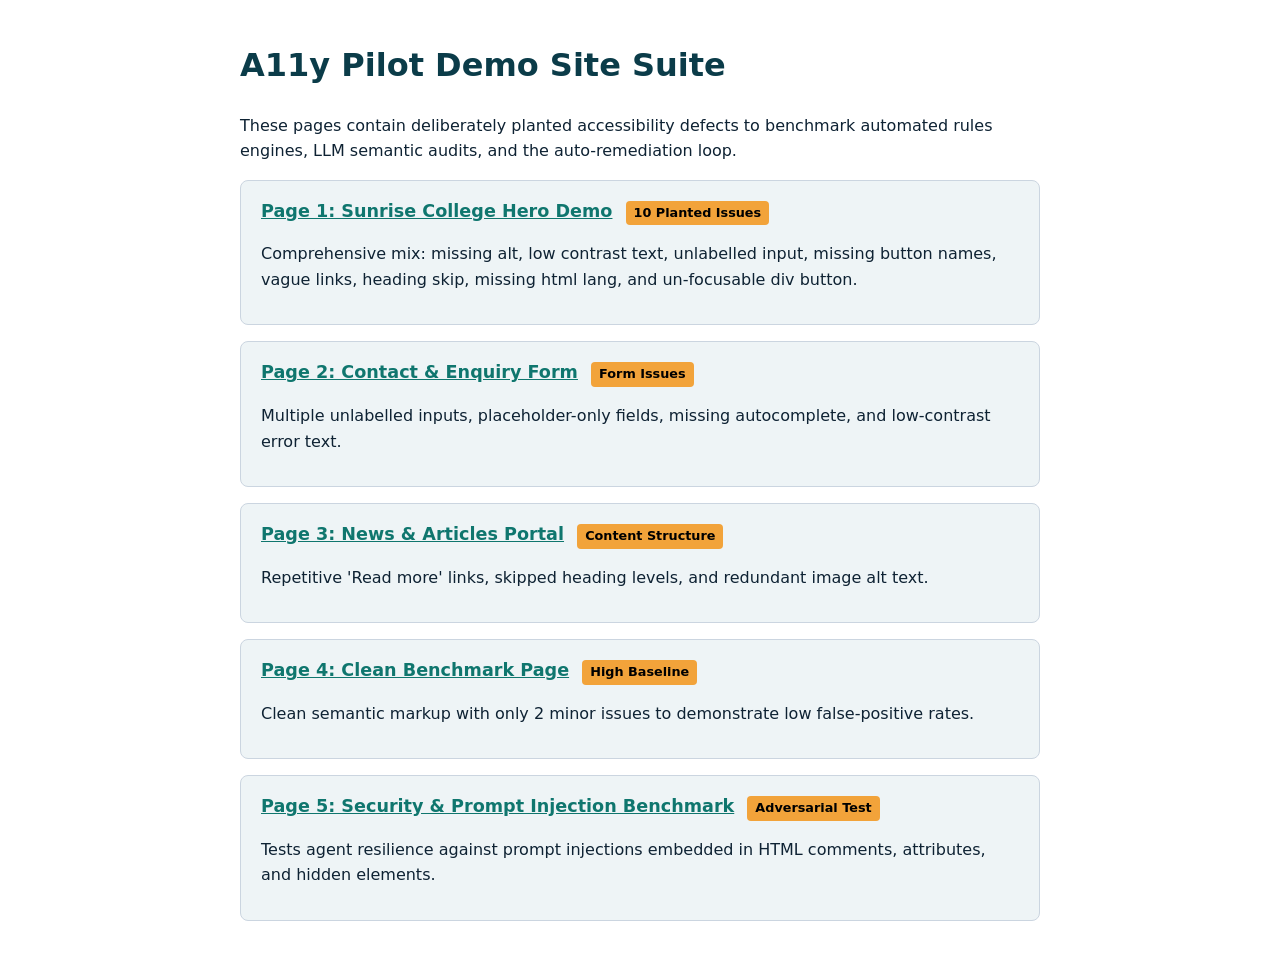
<file: demo-site/index.html>
<!DOCTYPE html>
<html lang="en">
<head>
  <meta charset="UTF-8">
  <title>A11y Pilot - Demo Test Suite</title>
  <style>
    body { font-family: system-ui, -apple-system, sans-serif; line-height: 1.6; max-width: 800px; margin: 40px auto; padding: 0 20px; color: #0E2233; }
    h1 { color: #0B3C49; }
    .card { border: 1px solid #CBD5E0; border-radius: 8px; padding: 16px 20px; margin-bottom: 16px; background: #EEF4F6; }
    .card a { font-weight: bold; color: #0F766E; font-size: 1.1rem; }
    .tag { display: inline-block; padding: 2px 8px; border-radius: 4px; font-size: 0.8rem; font-weight: bold; background: #F2A33A; color: #000; margin-left: 8px; }
  </style>
</head>
<body>
  <h1>A11y Pilot Demo Site Suite</h1>
  <p>These pages contain deliberately planted accessibility defects to benchmark automated rules engines, LLM semantic audits, and the auto-remediation loop.</p>

  <div class="card">
    <a href="/demo/page1.html">Page 1: Sunrise College Hero Demo</a>
    <span class="tag">10 Planted Issues</span>
    <p>Comprehensive mix: missing alt, low contrast text, unlabelled input, missing button names, vague links, heading skip, missing html lang, and un-focusable div button.</p>
  </div>

  <div class="card">
    <a href="/demo/page2.html">Page 2: Contact &amp; Enquiry Form</a>
    <span class="tag">Form Issues</span>
    <p>Multiple unlabelled inputs, placeholder-only fields, missing autocomplete, and low-contrast error text.</p>
  </div>

  <div class="card">
    <a href="/demo/page3.html">Page 3: News &amp; Articles Portal</a>
    <span class="tag">Content Structure</span>
    <p>Repetitive 'Read more' links, skipped heading levels, and redundant image alt text.</p>
  </div>

  <div class="card">
    <a href="/demo/page4.html">Page 4: Clean Benchmark Page</a>
    <span class="tag">High Baseline</span>
    <p>Clean semantic markup with only 2 minor issues to demonstrate low false-positive rates.</p>
  </div>

  <div class="card">
    <a href="/demo/page5.html">Page 5: Security &amp; Prompt Injection Benchmark</a>
    <span class="tag">Adversarial Test</span>
    <p>Tests agent resilience against prompt injections embedded in HTML comments, attributes, and hidden elements.</p>
  </div>
</body>
</html>
</file>
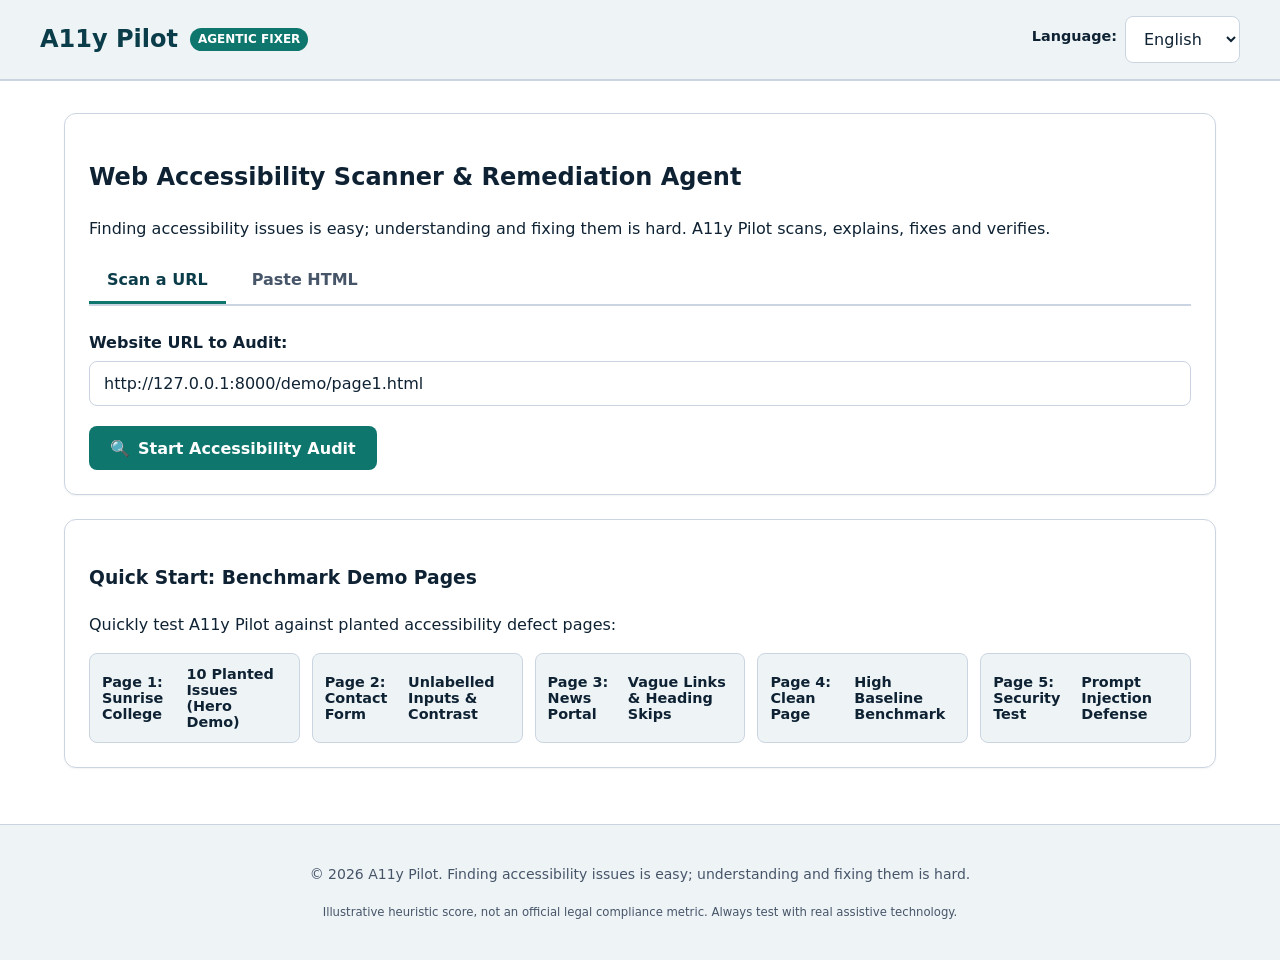
<file: frontend/index.html>
<!DOCTYPE html>
<html lang="en">
<head>
  <meta charset="UTF-8">
  <meta name="viewport" content="width=device-width, initial-scale=1.0">
  <title>A11y Pilot - Agentic Web Accessibility Auditor & Fixer</title>
  <link rel="stylesheet" href="styles.css">
</head>
<body>
  <!-- Skip Link for Keyboard Accessibility (WCAG 2.4.1) -->
  <a href="#main-content" class="skip-link">Skip to main content</a>

  <header class="app-header" role="banner">
    <div class="header-container">
      <div class="logo-group">
        <h1 class="app-title">A11y Pilot</h1>
        <span class="app-badge">Agentic Fixer</span>
      </div>
      <div class="header-nav">
        <div class="lang-select-group">
          <label for="lang-select">Language:</label>
          <select id="lang-select" aria-label="Explanation language">
            <option value="en" selected>English</option>
            <option value="hinglish">Hinglish</option>
          </select>
        </div>
      </div>
    </div>
  </header>

  <main id="main-content" class="app-main" role="main">
    <div id="app">
      <!-- Dynamic views rendered by app.js -->
      <div class="loading-state" role="status">Initializing A11y Pilot...</div>
    </div>
  </main>

  <footer class="app-footer" role="contentinfo">
    <p>&copy; 2026 A11y Pilot. Finding accessibility issues is easy; understanding and fixing them is hard.</p>
    <p><small>Illustrative heuristic score, not an official legal compliance metric. Always test with real assistive technology.</small></p>
  </footer>

  <script type="module" src="js/app.js"></script>
</body>
</html>
</file>
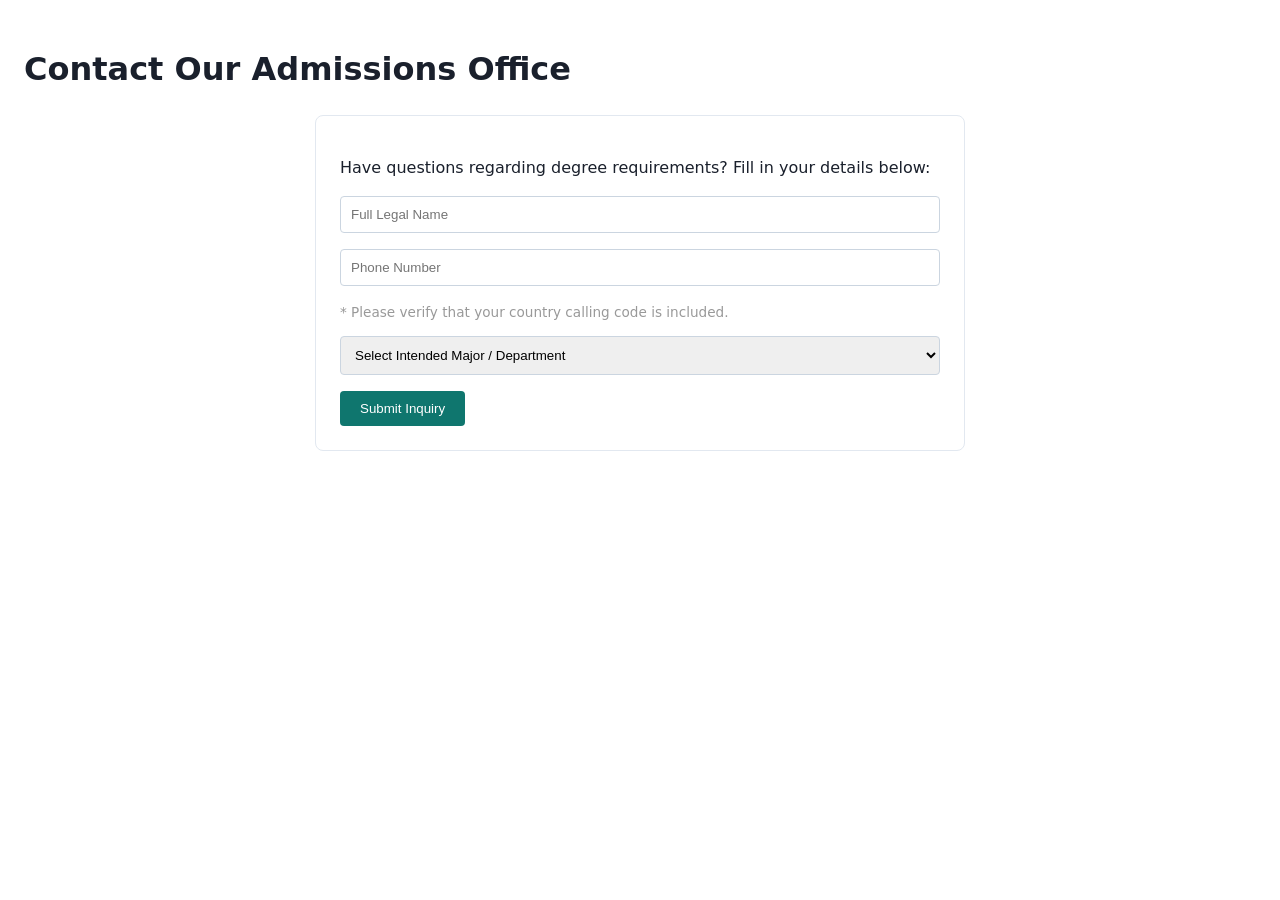
<file: demo-site/page2.html>
<!DOCTYPE html>
<html lang="en">
<head>
  <meta charset="UTF-8">
  <title>Sunrise College - Contact Admissions</title>
  <style>
    body { font-family: system-ui, -apple-system, sans-serif; line-height: 1.5; margin: 0; padding: 24px; color: #1a202c; background: #ffffff; }
    .form-container { max-width: 600px; margin: 20px auto; padding: 24px; border: 1px solid #e2e8f0; border-radius: 8px; }
    .form-group { margin-bottom: 16px; }
    input, select, textarea { width: 100%; padding: 10px; border: 1px solid #cbd5e0; border-radius: 4px; box-sizing: border-box; }
    .error-text { color: #999999; font-size: 0.85rem; margin-top: 4px; } /* Low contrast error */
  </style>
</head>
<body>
  <header>
    <h1>Contact Our Admissions Office</h1>
  </header>

  <main>
    <div class="form-container">
      <p>Have questions regarding degree requirements? Fill in your details below:</p>
      <form action="/demo/submit" method="POST">
        <!-- Planted issue 1: Unlabeled full name input -->
        <div class="form-group">
          <input type="text" id="full-name" name="name" placeholder="Full Legal Name">
        </div>

        <!-- Planted issue 2: Unlabeled phone input -->
        <div class="form-group">
          <input type="tel" id="phone" name="phone" placeholder="Phone Number">
        </div>

        <!-- Planted issue 3: Low contrast helper/error text -->
        <p class="error-text" style="color: #999999; background-color: #ffffff;">
          * Please verify that your country calling code is included.
        </p>

        <!-- Planted issue 4: Unlabeled department select -->
        <div class="form-group">
          <select id="department" name="dept">
            <option value="">Select Intended Major / Department</option>
            <option value="cs">Computer Science</option>
            <option value="bio">Biotechnology</option>
            <option value="lit">Literature &amp; Arts</option>
          </select>
        </div>

        <!-- Planted issue 5: Icon-only inquiry submit button without accessible name -->
        <button type="submit" id="submit-inquiry" style="background: #0f766e; color: #fff; padding: 10px 20px; border: none; border-radius: 4px; cursor: pointer;">
          Submit Inquiry
        </button>
      </form>
    </div>
  </main>
</body>
</html>
</file>
<file: frontend/styles.css>
/* ==========================================================================
   A11y Pilot Design System & Accessible Stylesheet
   Compliant with WCAG 2.2 AA Contrast & Focus Visibility
   ========================================================================== */

:root {
  --color-ink: #0E2233;
  --color-deep-teal: #0B3C49;
  --color-teal: #0F766E;
  --color-teal-light: #13948A;
  --color-amber: #B45309; /* Adjusted for >= 4.5:1 text contrast */
  --color-amber-bg: #FEF3C7;
  --color-red: #B91C1C;   /* Adjusted for >= 4.5:1 text contrast */
  --color-red-bg: #FEE2E2;
  --color-light-tint: #EEF4F6;
  --color-surface: #FFFFFF;
  --color-border: #CBD5E1;
  --color-muted: #475569;
  --color-focus: #0284C7;
  
  --font-sans: system-ui, -apple-system, BlinkMacSystemFont, "Segoe UI", Roboto, "Helvetica Neue", Arial, sans-serif;
  --font-mono: ui-monospace, SFMono-Regular, Menlo, Monaco, Consolas, "Liberation Mono", "Courier New", monospace;
  
  --radius-sm: 4px;
  --radius-md: 8px;
  --radius-lg: 12px;
  
  --shadow-sm: 0 1px 2px 0 rgba(0, 0, 0, 0.05);
  --shadow-md: 0 4px 6px -1px rgba(0, 0, 0, 0.1);
  --shadow-lg: 0 10px 15px -3px rgba(0, 0, 0, 0.1);
}

@media (prefers-color-scheme: dark) {
  :root {
    --color-ink: #F1F5F9;
    --color-deep-teal: #38BDF8;
    --color-teal: #2DD4BF;
    --color-teal-light: #5EEAD4;
    --color-amber: #FCD34D;
    --color-amber-bg: #78350F;
    --color-red: #FCA5A5;
    --color-red-bg: #7F1D1D;
    --color-light-tint: #1E293B;
    --color-surface: #0F172A;
    --color-border: #334155;
    --color-muted: #94A3B8;
    --color-focus: #38BDF8;
  }
}

/* Reset & Accessibility Defaults */
*, *::before, *::after {
  box-sizing: border-box;
}

body {
  margin: 0;
  padding: 0;
  font-family: var(--font-sans);
  color: var(--color-ink);
  background-color: var(--color-surface);
  line-height: 1.6;
  min-height: 100vh;
  display: flex;
  flex-direction: column;
}

/* Skip Link */
.skip-link {
  position: absolute;
  top: -60px;
  left: 16px;
  background: var(--color-deep-teal);
  color: #FFFFFF;
  padding: 12px 18px;
  font-weight: 700;
  z-index: 10000;
  border-radius: var(--radius-sm);
  transition: top 0.2s ease;
  text-decoration: none;
}
.skip-link:focus {
  top: 16px;
  outline: 3px solid var(--color-focus);
}

/* Focus Visibility (WCAG 2.4.7 & 2.4.11) */
:focus-visible {
  outline: 3px solid var(--color-focus);
  outline-offset: 3px;
}

/* Header & Navigation */
header.app-header {
  background: var(--color-light-tint);
  border-bottom: 2px solid var(--color-border);
  padding: 16px 24px;
}

.header-container {
  max-width: 1200px;
  margin: 0 auto;
  display: flex;
  justify-content: space-between;
  align-items: center;
  flex-wrap: wrap;
  gap: 16px;
}

.logo-group {
  display: flex;
  align-items: center;
  gap: 12px;
}

.app-title {
  margin: 0;
  font-size: 1.5rem;
  font-weight: 800;
  color: var(--color-deep-teal);
}

.app-badge {
  font-size: 0.75rem;
  font-weight: 700;
  background: var(--color-teal);
  color: #FFFFFF;
  padding: 2px 8px;
  border-radius: 9999px;
  text-transform: uppercase;
}

.header-nav {
  display: flex;
  align-items: center;
  gap: 16px;
}

.lang-select-group {
  display: flex;
  align-items: center;
  gap: 8px;
  font-size: 0.9rem;
}

/* Main Layout */
main.app-main {
  max-width: 1200px;
  width: 100%;
  margin: 0 auto;
  padding: 32px 24px;
  flex: 1;
}

/* Footer */
footer.app-footer {
  background: var(--color-light-tint);
  border-top: 1px solid var(--color-border);
  padding: 24px;
  text-align: center;
  font-size: 0.875rem;
  color: var(--color-muted);
}

/* Buttons & Controls */
button, .btn {
  font-family: inherit;
  font-size: 1rem;
  font-weight: 600;
  padding: 10px 20px;
  border-radius: var(--radius-md);
  cursor: pointer;
  border: 1px solid transparent;
  display: inline-flex;
  align-items: center;
  justify-content: center;
  gap: 8px;
  min-height: 44px; /* WCAG 2.5.5 touch target size */
  transition: background-color 0.15s ease, border-color 0.15s ease;
  text-decoration: none;
}

.btn-primary {
  background: var(--color-teal);
  color: #FFFFFF;
}
.btn-primary:hover:not(:disabled) {
  background: var(--color-teal-light);
}

.btn-secondary {
  background: var(--color-light-tint);
  color: var(--color-ink);
  border-color: var(--color-border);
}
.btn-secondary:hover:not(:disabled) {
  background: var(--color-border);
}

button:disabled, .btn:disabled {
  opacity: 0.55;
  cursor: not-allowed;
}

/* Form Controls */
.form-group {
  margin-bottom: 20px;
}

label {
  display: block;
  font-weight: 600;
  margin-bottom: 6px;
}

input[type="text"], input[type="url"], textarea, select {
  width: 100%;
  padding: 12px 14px;
  font-size: 1rem;
  font-family: inherit;
  color: var(--color-ink);
  background: var(--color-surface);
  border: 1.5px solid var(--color-border);
  border-radius: var(--radius-md);
  min-height: 44px;
}

textarea {
  font-family: var(--font-mono);
  font-size: 0.9rem;
  resize: vertical;
}

/* Tabs */
.tabs-nav {
  display: flex;
  gap: 8px;
  border-bottom: 2px solid var(--color-border);
  margin-bottom: 24px;
}

.tab-btn {
  background: none;
  border: none;
  border-bottom: 3px solid transparent;
  padding: 12px 18px;
  font-weight: 600;
  color: var(--color-muted);
  border-radius: var(--radius-sm) var(--radius-sm) 0 0;
}

.tab-btn[aria-selected="true"] {
  color: var(--color-deep-teal);
  border-bottom-color: var(--color-teal);
}

/* Card Container */
.card-box {
  background: var(--color-surface);
  border: 1px solid var(--color-border);
  border-radius: var(--radius-lg);
  padding: 24px;
  box-shadow: var(--shadow-sm);
  margin-bottom: 24px;
}

/* Quick Start Demo Grid */
.demo-grid {
  display: grid;
  grid-template-columns: repeat(auto-fit, minmax(200px, 1fr));
  gap: 12px;
  margin-top: 12px;
}

.btn-demo {
  background: var(--color-light-tint);
  border: 1px solid var(--color-border);
  padding: 12px;
  font-size: 0.9rem;
  text-align: left;
  border-radius: var(--radius-md);
  color: var(--color-ink);
}
.btn-demo:hover {
  border-color: var(--color-teal);
  background: var(--color-surface);
}

/* Timeline */
.timeline-container {
  margin: 24px 0;
}

.timeline-steps {
  display: flex;
  justify-content: space-between;
  margin-bottom: 24px;
  flex-wrap: wrap;
  gap: 12px;
}

.timeline-step {
  display: flex;
  align-items: center;
  gap: 8px;
  flex: 1;
  min-width: 140px;
  padding: 8px 12px;
  border-radius: var(--radius-md);
  background: var(--color-light-tint);
}

.timeline-step.step-completed {
  color: var(--color-teal);
  font-weight: 700;
}

.timeline-step.step-active {
  background: var(--color-amber-bg);
  color: var(--color-amber);
  font-weight: 700;
}

.step-indicator {
  width: 28px;
  height: 28px;
  border-radius: 50%;
  display: flex;
  align-items: center;
  justify-content: center;
  background: var(--color-surface);
  font-size: 0.85rem;
}

.timeline-events-box {
  background: var(--color-light-tint);
  border: 1px solid var(--color-border);
  border-radius: var(--radius-md);
  padding: 16px;
}

.events-title {
  margin-top: 0;
  font-size: 1rem;
  margin-bottom: 8px;
}

.timeline-events-list {
  list-style: none;
  padding: 0;
  margin: 0;
  max-height: 220px;
  overflow-y: auto;
  font-family: var(--font-mono);
  font-size: 0.85rem;
}

.event-item {
  padding: 4px 0;
  border-bottom: 1px solid var(--color-border);
  display: flex;
  gap: 8px;
  align-items: baseline;
}
.event-time { color: var(--color-muted); }
.event-step { font-weight: 700; color: var(--color-teal); }

/* Score Gauge */
.gauge-container {
  display: inline-flex;
  flex-direction: column;
  align-items: center;
  justify-content: center;
}

.gauge-score-text {
  font-size: 2.2rem;
  font-weight: 800;
  fill: var(--color-ink);
}

.gauge-total-text {
  font-size: 0.85rem;
  font-weight: 600;
  fill: var(--color-muted);
}

.gauge-caption {
  font-weight: 700;
  margin-top: 4px;
}

/* Badges */
.badge-impact, .badge-source, .chip-wcag, .badge-status, .badge-confidence {
  display: inline-flex;
  align-items: center;
  gap: 4px;
  padding: 2px 8px;
  border-radius: var(--radius-sm);
  font-size: 0.8rem;
  font-weight: 700;
}

.badge-critical { background: var(--color-red-bg); color: var(--color-red); }
.badge-serious { background: var(--color-amber-bg); color: var(--color-amber); }
.badge-moderate { background: #FEF08A; color: #854D0E; }
.badge-minor { background: #E0F2FE; color: #0369A1; }

.source-axe { background: #E0E7FF; color: #3730A3; }
.source-ai { background: #F3E8FF; color: #6B21A8; }
.chip-wcag { background: var(--color-light-tint); border: 1px solid var(--color-border); color: var(--color-ink); }

.status-proposed { background: #E2E8F0; color: #334155; }
.status-applied, .status-retried_applied { background: #DCFCE7; color: #166534; }
.status-needs_human { background: #FEF3C7; color: #92400E; }
.status-rejected { background: #F1F5F9; color: #64748B; text-decoration: line-through; }
.status-reverted { background: var(--color-red-bg); color: var(--color-red); }

/* Diff Viewer */
.diff-container {
  background: #0F172A;
  color: #F8FAFC;
  border-radius: var(--radius-md);
  padding: 12px 16px;
  margin: 12px 0;
  overflow-x: auto;
  font-family: var(--font-mono);
  font-size: 0.85rem;
}

.diff-pre {
  margin: 0;
  white-space: pre-wrap;
  word-break: break-all;
}

.diff-add {
  background: rgba(34, 197, 94, 0.25);
  color: #86EFAC;
  padding: 2px 4px;
}

.diff-del {
  background: rgba(239, 68, 68, 0.25);
  color: #FCA5A5;
  padding: 2px 4px;
}

.diff-sign {
  display: inline-block;
  width: 16px;
  font-weight: 700;
}

/* Screen Reader ARIA Tree Diff */
.sr-panels {
  display: grid;
  grid-template-columns: 1fr 1fr;
  gap: 16px;
  margin-top: 12px;
}
@media (max-width: 768px) {
  .sr-panels { grid-template-columns: 1fr; }
}

.sr-panel {
  border: 1px solid var(--color-border);
  border-radius: var(--radius-md);
  background: var(--color-light-tint);
  padding: 16px;
}

.sr-pre {
  background: var(--color-surface);
  border: 1px solid var(--color-border);
  border-radius: var(--radius-sm);
  padding: 12px;
  font-family: var(--font-mono);
  font-size: 0.85rem;
  max-height: 260px;
  overflow-y: auto;
  white-space: pre-wrap;
}

/* Snippet Code Box */
.snippet-box {
  background: var(--color-light-tint);
  border: 1px solid var(--color-border);
  border-radius: var(--radius-sm);
  padding: 8px 12px;
  font-family: var(--font-mono);
  font-size: 0.85rem;
  overflow-x: auto;
  margin: 8px 0;
}

/* Responsive adjustments */
@media (prefers-reduced-motion: reduce) {
  * {
    transition-duration: 0.001ms !important;
    animation-duration: 0.001ms !important;
  }
}
</file>
